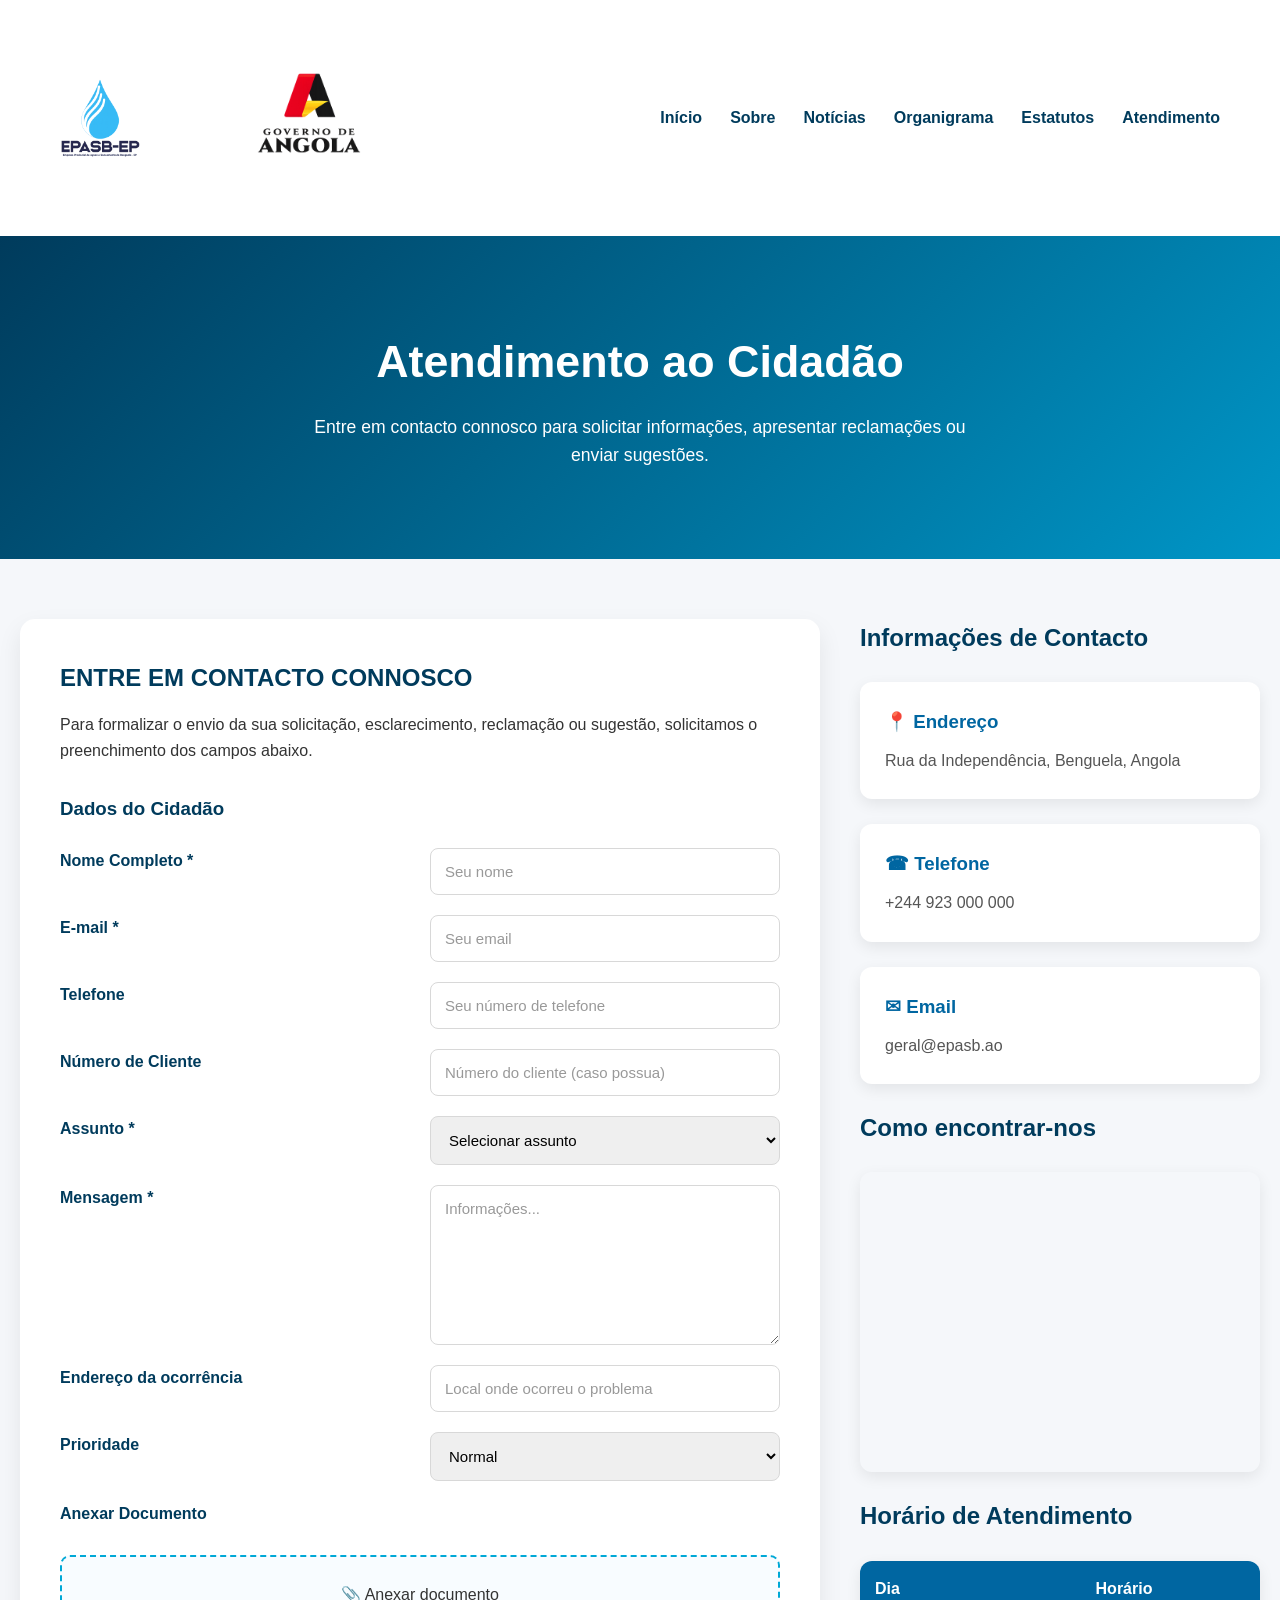
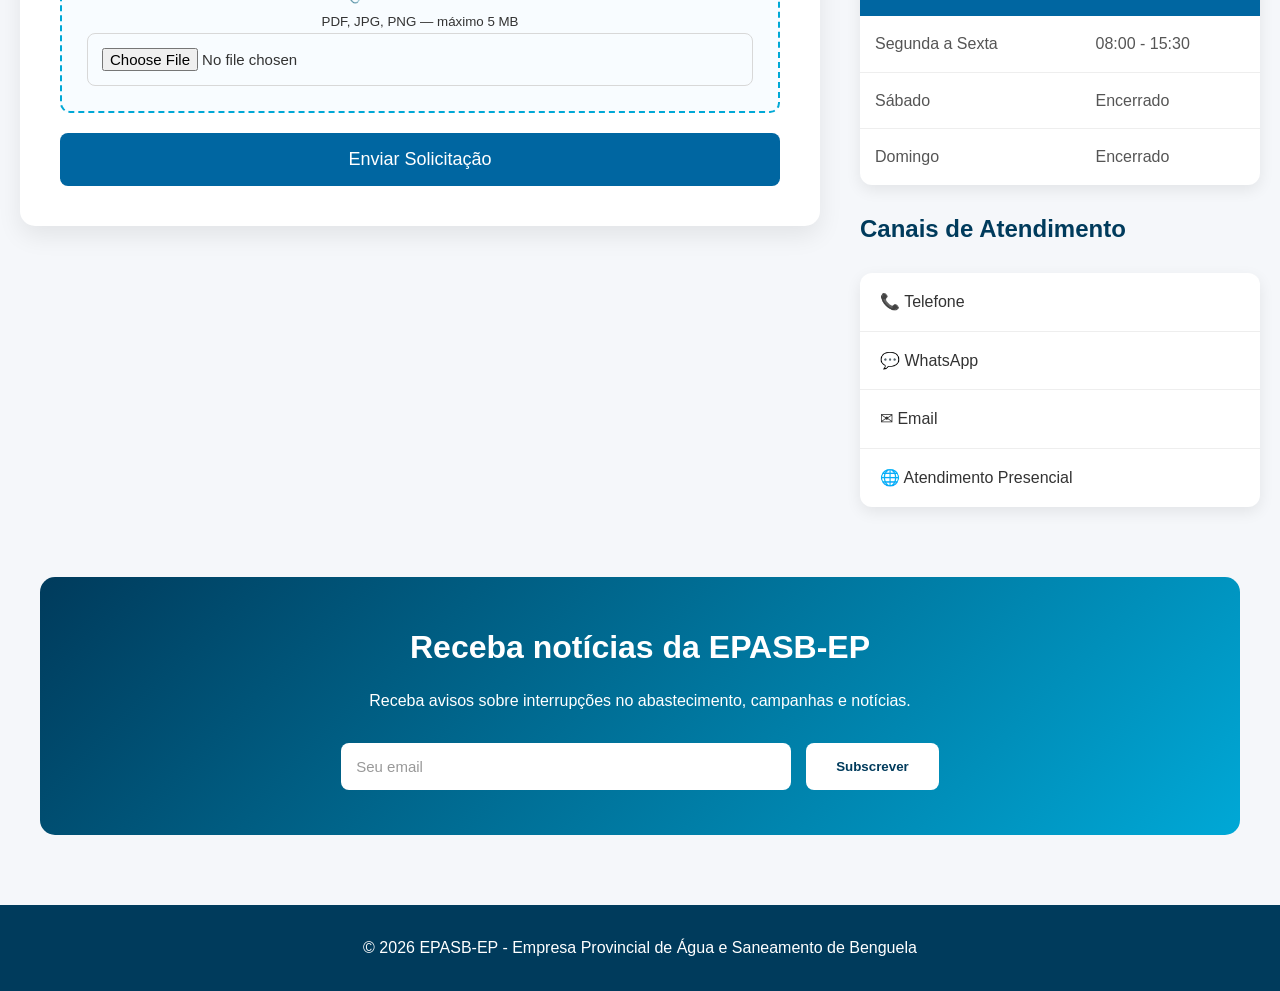
<file: atendimento.html>
<!DOCTYPE html>
<html lang="pt-AO">

<head>
    <meta charset="UTF-8">
    <meta name="viewport" content="width=device-width, initial-scale=1.0">

    <title>Atendimento ao Cidadão | EPASB-EP</title>

    <link rel="stylesheet" href="assets/styles.css">
    <link rel="stylesheet" href="assets/atendimento.css">

</head>


<body>

<!-- CABEÇALHO -->

<header class="header">


<div class="logo-area">

<img src="images/logo-epasb.jpg" alt="Logo EPASB-EP">

<img src="images/logo-gov.jpg" alt="Logo Governo de Angola" style="width:300px;">

</div>

<nav id="navigation">


<a href="index.html">Início</a>

<a href="sobre.html">Sobre</a>

<a href="noticias.html">Notícias</a>

<a href="organigrama.html">Organigrama</a>

<a href="estatutos.html">Estatutos</a>

<a href="atendimento.html">Atendimento</a>


</nav>


</header>
<!-- HERO -->

<section class="page-header">

    <h2>Atendimento ao Cidadão</h2>

    <p>
        Entre em contacto connosco para solicitar informações,
        apresentar reclamações ou enviar sugestões.
    </p>

</section>

<main>

<!-- FORMULÁRIO -->

<section class="contact-container">


<div class="form-area">


<h2>ENTRE EM CONTACTO CONNOSCO</h2>


<p>
Para formalizar o envio da sua solicitação, esclarecimento,
reclamação ou sugestão, solicitamos o preenchimento dos campos abaixo.
</p>

<form>


<h3>Dados do Cidadão</h3>

<label>
Nome Completo *
</label>

<input 
type="text"
placeholder="Seu nome"
required>

<label>
E-mail *
</label>

<input 
type="email"
placeholder="Seu email"
required>


<label>
Telefone
</label>

<input 
type="tel"
placeholder="Seu número de telefone">

<label>
Número de Cliente
</label>

<input 
type="text"
placeholder="Número do cliente (caso possua)">

<label>
Assunto *
</label>


<select required>

<option value="">
Selecionar assunto
</option>

<option>
Reclamação
</option>

<option>
Sugestão
</option>

<option>
Pedido de Informação
</option>

<option>
Ligação Nova
</option>

<option>
Fatura
</option>

<option>
Denúncia
</option>

<option>
Comunicação de fuga de água
</option>

<option>
Comunicação de avaria
</option>

<option>
Outro
</option>

</select>

<label>
Mensagem *
</label>

<textarea 
rows="6"
placeholder="Informações..."
required></textarea>

<label>
Endereço da ocorrência
</label>

<input 
type="text"
placeholder="Local onde ocorreu o problema">

<label>
Prioridade
</label>

<select>

<option>
Normal
</option>

<option>
Urgente
</option>

<option>
Emergência
</option>

</select>

<label>
Anexar Documento
</label>

<div class="upload-box">

📎 Anexar documento
<br>

<small>
PDF, JPG, PNG — máximo 5 MB
</small>


<input 
type="file"
accept=".pdf,.jpg,.jpeg,.png">

</div>

<button class="send-btn">

Enviar Solicitação

</button>

</form>

</div>

<!-- CONTACTOS -->

<div class="info-area">


<h2>Informações de Contacto</h2>

<div class="info-card">

<h3>📍 Endereço</h3>

<p>
Rua da Independência,
Benguela, Angola
</p>

</div>

<div class="info-card">

<h3>☎ Telefone</h3>

<p>
+244 923 000 000
</p>

</div>

<div class="info-card">

<h3>✉ Email</h3>

<p>
geral@epasb.ao
</p>

</div>

<h2>Como encontrar-nos</h2>

<iframe

src="https://maps.google.com/maps?q=Benguela%20Angola&t=&z=13&ie=UTF8&iwloc=&output=embed"

loading="lazy">

</iframe>

<h2>Horário de Atendimento</h2>

<table>

<tr>

<th>Dia</th>
<th>Horário</th>

</tr>


<tr>

<td>Segunda a Sexta</td>
<td>08:00 - 15:30</td>

</tr>


<tr>

<td>Sábado</td>
<td>Encerrado</td>

</tr>


<tr>

<td>Domingo</td>
<td>Encerrado</td>

</tr>

</table>

<h2>Canais de Atendimento</h2>


<ul class="channels">


<li>📞 Telefone</li>

<li>💬 WhatsApp</li>

<li>✉ Email</li>

<li>🌐 Atendimento Presencial</li>


</ul>


</div>


</section>


<!-- NEWSLETTER -->


<section class="newsletter">


<h2>
Receba notícias da EPASB-EP
</h2>


<p>

Receba avisos sobre interrupções no abastecimento,
campanhas e notícias.

</p>

<form>

<input 
type="email"
placeholder="Seu email">

<button>

Subscrever

</button>

</form>

</section>

</main>

<!-- RODAPÉ -->

<footer>

<p>
© <span id="currentyear"></span>
EPASB-EP - Empresa Provincial de Água e Saneamento de Benguela
</p>


</footer>

<script src="assets/main.js"></script>

</body>

</html>
</file>
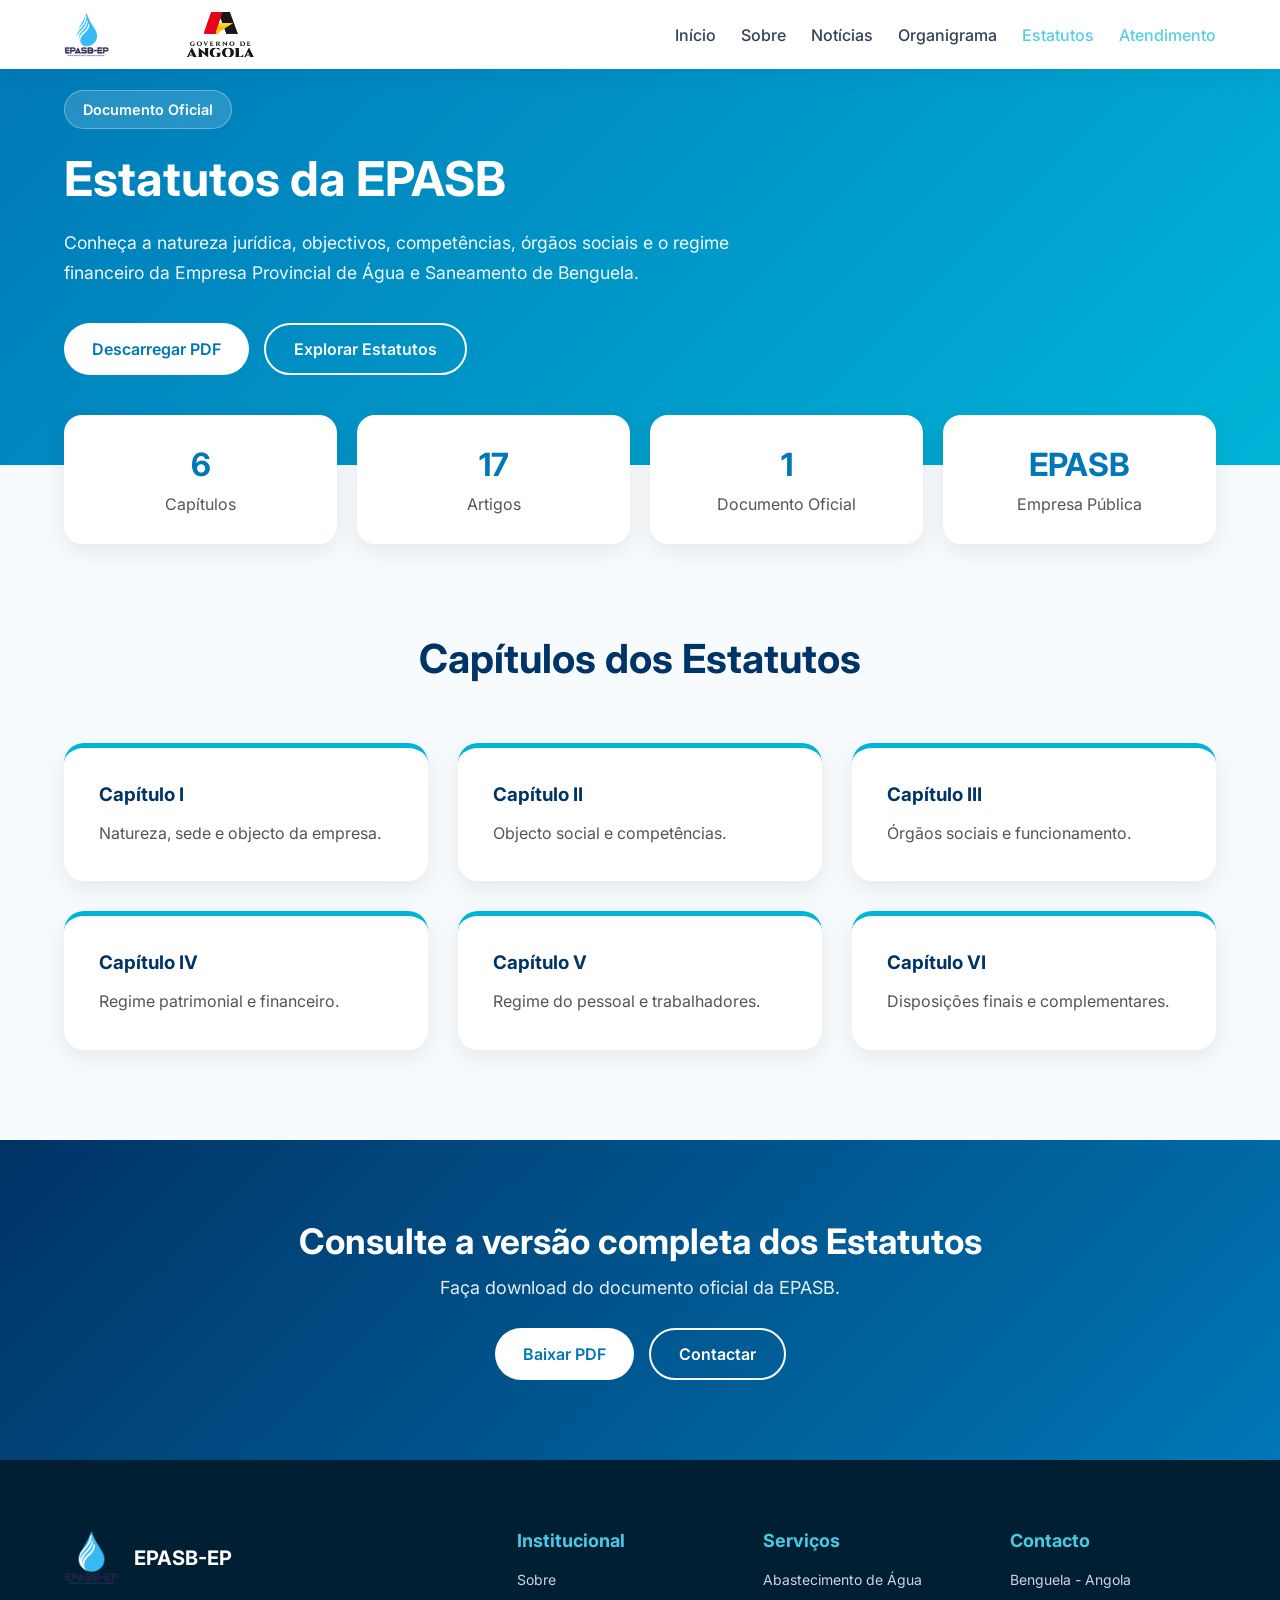
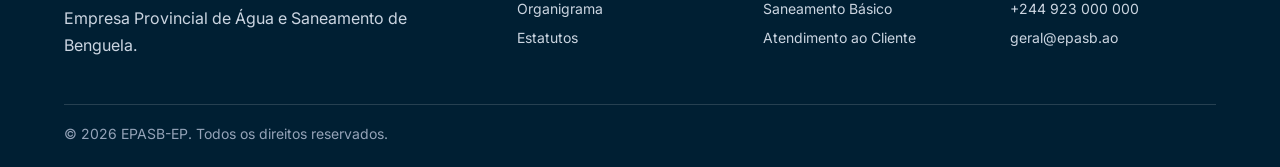
<file: estatutos.html>
<!DOCTYPE html>
<html lang="pt">
<head>

<meta charset="UTF-8">
<meta name="viewport" content="width=device-width, initial-scale=1.0">

<title>Estatutos | EPASB-EP</title>

<meta name="description"
content="Estatutos da Empresa Provincial de Água e Saneamento de Benguela.">

<link rel="stylesheet" href="assets/styles.css">
<link rel="stylesheet" href="assets/estatutos.css">

<link href="https://fonts.googleapis.com/css2?family=Inter:wght@300;400;500;600;700;800&display=swap"
rel="stylesheet">

</head>


<body>

<!-- HEADER -->
<header class="header">

<div class="container header-inner">

<a href="index.html" class="logo">

<img src="images/logo-epasb.jpg" alt="EPASB">
<img src="images/logo-gov.jpg" alt="Governo de Angola" style="width:200px;"> 

</a>

<nav class="nav">

<a href="index.html">Início</a>

<a href="sobre.html">Sobre</a>

<a href="noticias.html">Notícias</a>

<a href="organigrama.html">Organigrama</a>

<a href="estatutos.html" class="active">Estatutos</a>

<a href="atendimento.html " class="active">Atendimento</a>

</nav>

</div>

</header>

<!-- HERO -->
<section class="hero-estatutos">

<div class="container">

<span class="hero-badge">
Documento Oficial
</span>

<h1>
Estatutos da EPASB
</h1>

<p>
Conheça a natureza jurídica, objectivos,
competências, órgãos sociais e o regime
financeiro da Empresa Provincial de Água
e Saneamento de Benguela.
</p>

<div class="hero-buttons">

<a href="documentos/estatutos-epasb.pdf"
class="btn primary"
download>

Descarregar PDF

</a>

<a href="#capitulos"
class="btn outline">

Explorar Estatutos

</a>

</div>

</div>

</section>

<!-- ESTATÍSTICAS -->
<section class="estatutos-stats">

<div class="container">

<div class="stats-grid">

<div class="stat-card">

<h3>6</h3>

<p>
Capítulos
</p>

</div>

<div class="stat-card">

<h3>17</h3>

<p>
Artigos
</p>

</div>

<div class="stat-card">

<h3>1</h3>

<p>
Documento Oficial
</p>

</div>

<div class="stat-card">

<h3>EPASB</h3>

<p>
Empresa Pública
</p>

</div>


</div>

</div>

</section>

<!-- CAPÍTULOS -->
<section class="section" id="capitulos">

<div class="container">

<h2 class="section-title">
Capítulos dos Estatutos
</h2>

<div class="grid">

<div class="card">

<h3>
Capítulo I
</h3>

<p>
Natureza, sede e objecto da empresa.
</p>

</div>

<div class="card">

<h3>
Capítulo II
</h3>

<p>
Objecto social e competências.
</p>

</div>

<div class="card">

<h3>
Capítulo III
</h3>

<p>
Órgãos sociais e funcionamento.
</p>

</div>

<div class="card">

<h3>
Capítulo IV
</h3>

<p>
Regime patrimonial e financeiro.
</p>

</div>

<div class="card">

<h3>
Capítulo V
</h3>

<p>
Regime do pessoal e trabalhadores.
</p>

</div>

<div class="card">

<h3>
Capítulo VI
</h3>

<p>
Disposições finais e complementares.
</p>

</div>

</div>

</div>

</section>

<!-- CTA -->
<section class="cta">

<div class="container">

<h2>
Consulte a versão completa dos Estatutos
</h2>

<p>
Faça download do documento oficial da EPASB.
</p>

<div class="cta-buttons">

<a href="documentos/estatutos-epasb.pdf"
class="btn primary"
download>

Baixar PDF

</a>

<a href="atendimento.html"
class="btn outline">

Contactar

</a>

</div>

</div>

</section>

<!-- RODAPÉ -->
<footer class="site-footer">

<div class="container">

<div class="footer-grid">

<div>

<div class="footer-brand">

<img src="images/logo-epasb.jpg"
alt="Logo EPASB">

<strong>
EPASB-EP
</strong>

</div>

<p class="footer-about">

Empresa Provincial de Água e Saneamento de Benguela.

</p>

</div>

<div>

<h3>
Institucional
</h3>


<ul>

<li>
<a href="sobre.html">
Sobre
</a>
</li>


<li>
<a href="organigrama.html">
Organigrama
</a>
</li>

<li>
<a href="estatutos.html">
Estatutos
</a>
</li>


</ul>


</div>

<div>

<h3>
Serviços
</h3>

<ul>

<li>
Abastecimento de Água
</li>

<li>
Saneamento Básico
</li>

<li>
Atendimento ao Cliente
</li>


</ul>

</div>

<div>

<h3>
Contacto
</h3>

<ul>

<li>
Benguela - Angola
</li>

<li>
+244 923 000 000
</li>

<li>
geral@epasb.ao
</li>

</ul>

</div>

</div>

<div class="footer-bottom">


<p>

© 2026 EPASB-EP. Todos os direitos reservados.

</p>

</div>

</div>

</footer>

</body>
</html>
</file>
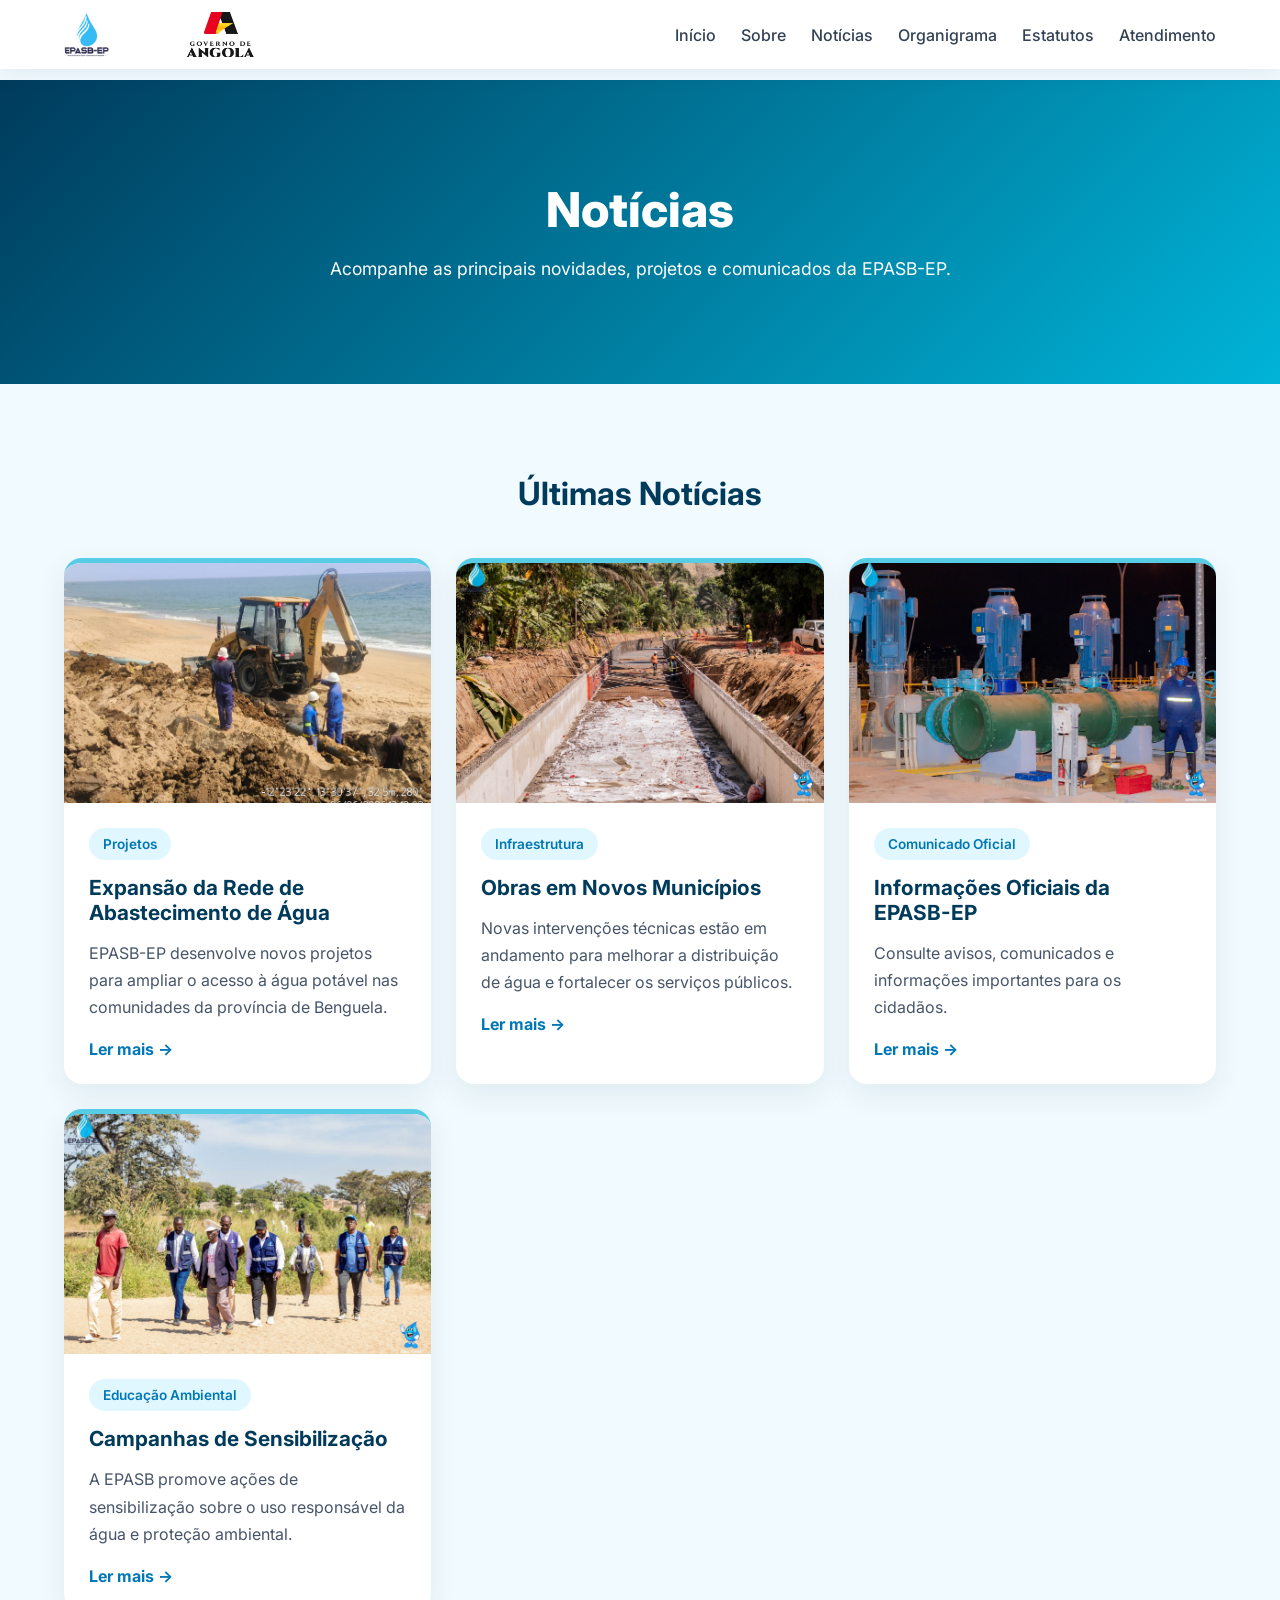
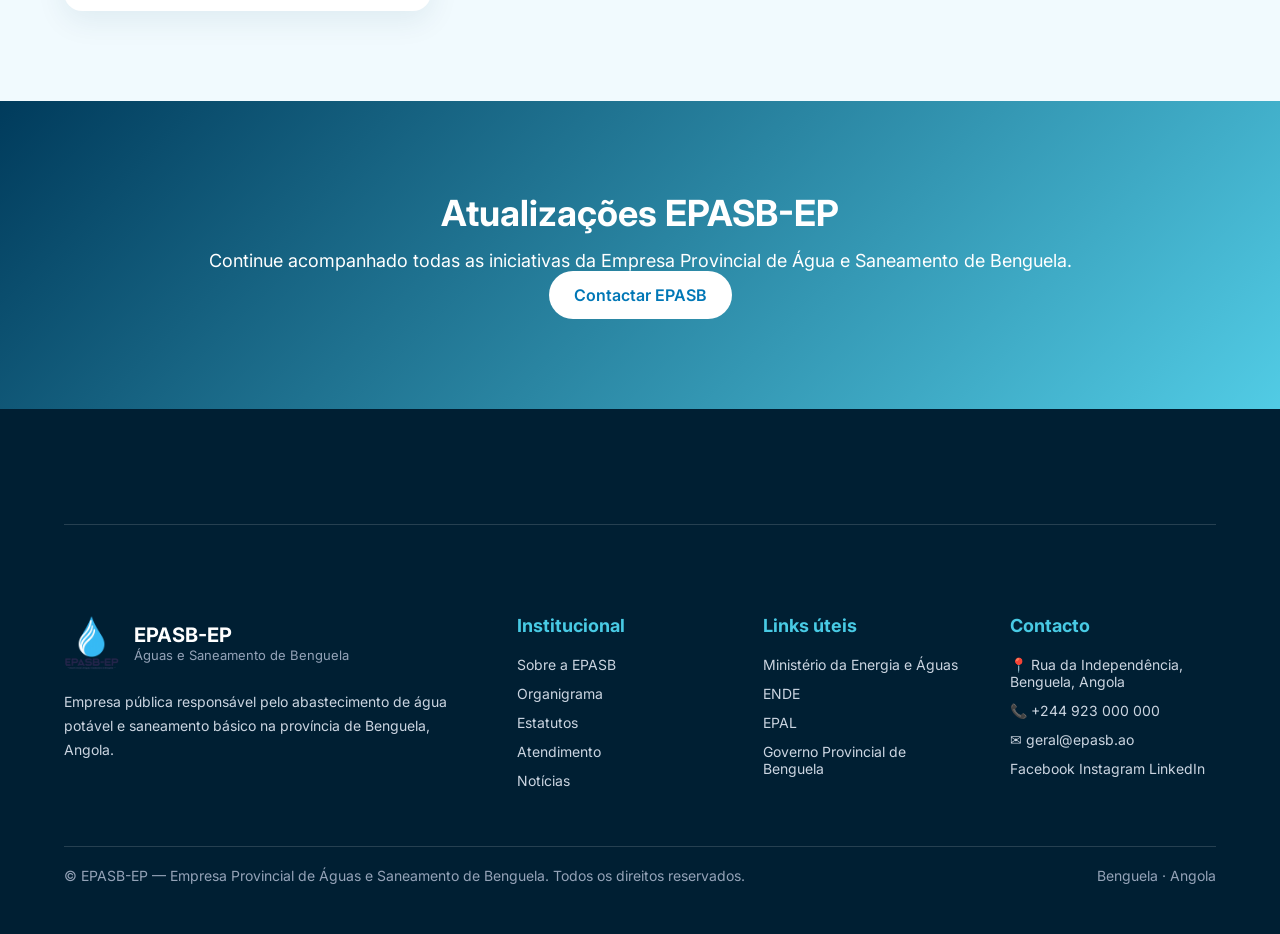
<file: noticias.html>
<!doctype html>
<html lang="pt">
<head>
<meta charset="utf-8">
<meta name="viewport" content="width=device-width,initial-scale=1">
<title>Notícias | EPASB-EP</title>
<meta name="description" content="Notícias, comunicados e atualizações da Empresa Provincial de Água e Saneamento de Benguela.">
<link rel="icon" href="images/logo-epasb.jpg">

<link rel="stylesheet" href="assets/styles.css">

<link rel="stylesheet" href="assets/noticias.css">
<link href="https://fonts.googleapis.com/css2?family=Inter:wght@400;500;600;700;800&display=swap" rel="stylesheet">
</head>
<body>
<header class="header">
<div class="container header-inner">
<div class="logo">
<img src="images/logo-epasb.jpg" alt="EPASB-EP">
<img src="images/logo-gov.jpg" alt="Governo de Angola" style="width:200px;">

</div>
<nav class="nav">
<a href="index.html">Início</a>
<a href="sobre.html">Sobre</a>
<a href="noticias.html">Notícias</a>
<a href="organigrama.html">Organigrama</a>
<a href="estatutos.html">Estatutos</a>
<a href="atendimento.html">Atendimento</a>
</nav>

</a>
</div>
</header>
<section class="page-hero">
<div class="container">
<h1>Notícias</h1>
<p>
Acompanhe as principais novidades, projetos e comunicados da EPASB-EP.
</p>
</div>
</section>
<section class="section">
<div class="container">
<h2 class="section-title">
Últimas Notícias
</h2>
<div class="grid">
<div class="card news-card">
<img src="images/noticia-rede.jpg" alt="Expansão da rede de água">
<div class="news-content">
<span>Projetos</span>
<h3>
Expansão da Rede de Abastecimento de Água
</h3>
<p>
EPASB-EP desenvolve novos projetos para ampliar o acesso à água potável nas comunidades da província de Benguela.
</p>
<a href="#" class="read-more">
Ler mais →
</a>
</div>
</div>
<div class="card news-card">
<img src="images/noticia-obras.jpg" alt="Obras EPASB">
<div class="news-content">
<span>Infraestrutura</span>
<h3>
Obras em Novos Municípios
</h3>
<p>
Novas intervenções técnicas estão em andamento para melhorar a distribuição de água e fortalecer os serviços públicos.
</p>
<a href="#" class="read-more">
Ler mais →
</a>
</div>
</div>
<div class="card news-card">
<img src="images/noticia-comunicado.jpg" alt="Comunicados oficiais">
<div class="news-content">
<span>Comunicado Oficial</span>
<h3>
Informações Oficiais da EPASB-EP
</h3>
<p>
Consulte avisos, comunicados e informações importantes para os cidadãos.
</p>
<a href="#" class="read-more">
Ler mais →
</a>
</div>
</div>
<div class="card news-card">
<img src="images/noticia-campanha.jpg" alt="Campanhas de sensibilização">
<div class="news-content">
<span>Educação Ambiental</span>
<h3>
Campanhas de Sensibilização
</h3>
<p>
A EPASB promove ações de sensibilização sobre o uso responsável da água e proteção ambiental.
</p>
<a href="#" class="read-more">
Ler mais →
</a>
</div>
</div>
</div>
</div>
</section>
<section class="cta">
<div class="container">
<h2>
Atualizações EPASB-EP
</h2>
<p>
Continue acompanhado todas as iniciativas da Empresa Provincial de Água e Saneamento de Benguela.
</p>
<a href="index.html#atendimento" class="btn primary">
Contactar EPASB
</a>
</div>
</section>
<footer class="site-footer">
<div class="container footer-bottom">

<footer class="site-footer">
    <div class="footer-inner">

        <div class="footer-grid">

            <div>
                <div class="footer-brand">
                    <img src="images/logo-epasb.jpg" alt="EPASB-EP">

                    <div>
                        <strong>EPASB-EP</strong>
                        <p>Águas e Saneamento de Benguela</p>
                    </div>
                </div>

                <p class="footer-about">
                    Empresa pública responsável pelo abastecimento de água potável e saneamento básico na província de Benguela, Angola.
                </p>
            </div>

            <div>
                <h3>Institucional</h3>

                <ul>
                    <li><a href="sobre.html">Sobre a EPASB</a></li>
                    <li><a href="organigrama.html">Organigrama</a></li>
                    <li><a href="estatutos.html">Estatutos</a></li>
                    <li><a href="atendimento.html">Atendimento</a></li>
                    <li><a href="noticias.html">Notícias</a></li>
                </ul>
            </div>

            <div>
                <h3>Links úteis</h3>

                <ul>
                    <li>
                        <a href="https://www.minea.gov.ao" target="_blank">
                            Ministério da Energia e Águas
                        </a>
                    </li>

                    <li>
                        <a href="https://www.ende.co.ao" target="_blank">
                            ENDE
                        </a>
                    </li>

                    <li>
                        <a href="https://www.epal.co.ao" target="_blank">
                            EPAL
                        </a>
                    </li>

                    <li>
                        <a href="https://www.benguela.gov.ao" target="_blank">
                            Governo Provincial de Benguela
                        </a>
                    </li>
                </ul>
            </div>

            <div>
                <h3>Contacto</h3>

                <ul>
                    <li>📍 Rua da Independência, Benguela, Angola</li>
                    <li>
                        <a href="tel:+244923000000">
                            📞 +244 923 000 000
                        </a>
                    </li>
                    <li>
                        <a href="mailto:geral@epasb.ao">
                            ✉ geral@epasb.ao
                        </a>
                    </li>
                </ul>

                <div class="social-row">
                    <a href="https://facebook.com" target="_blank">Facebook</a>
                    <a href="https://instagram.com" target="_blank">Instagram</a>
                    <a href="https://linkedin.com" target="_blank">LinkedIn</a>
                </div>
            </div>

        </div>

        <div class="footer-bottom">
            <p>
                © <span id="year"></span> EPASB-EP — Empresa Provincial de Águas e Saneamento de Benguela.
                Todos os direitos reservados.
            </p>

            <p>Benguela · Angola</p>
        </div>

    </div>
</footer>
</file>
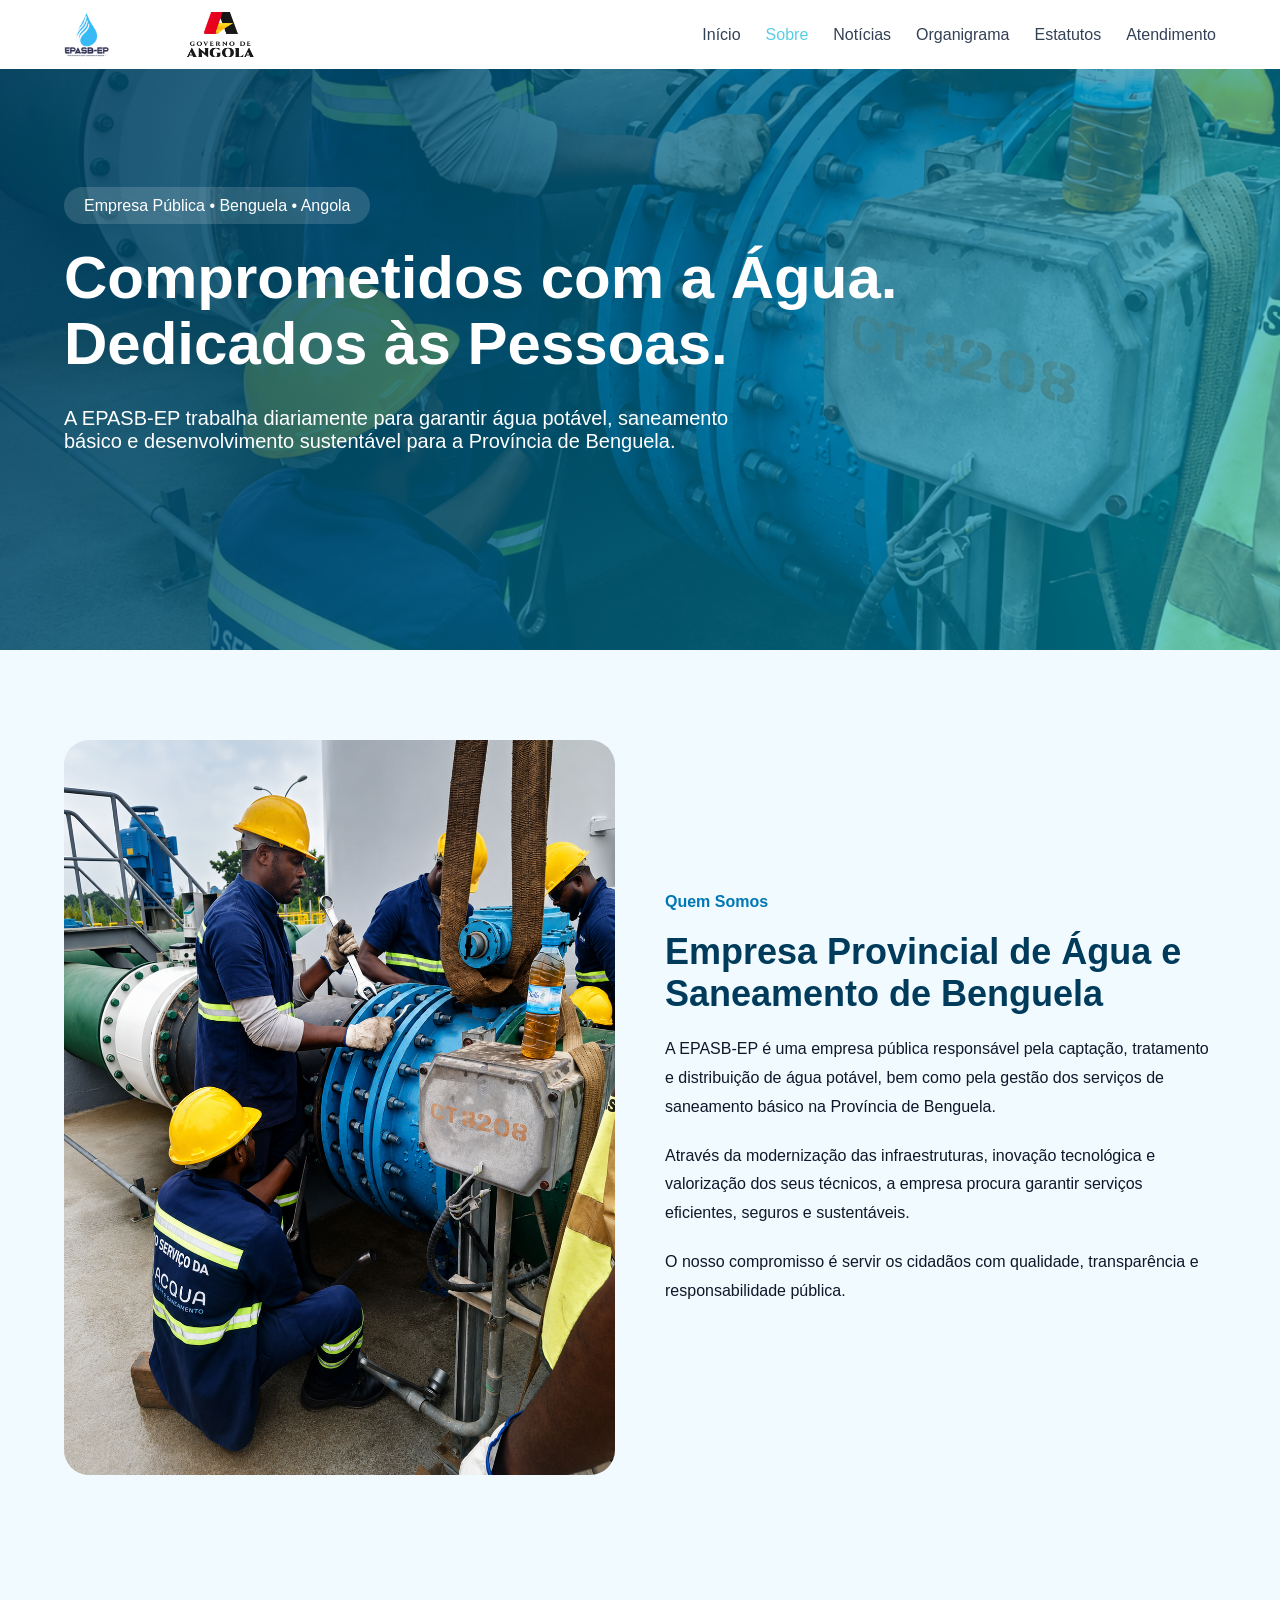
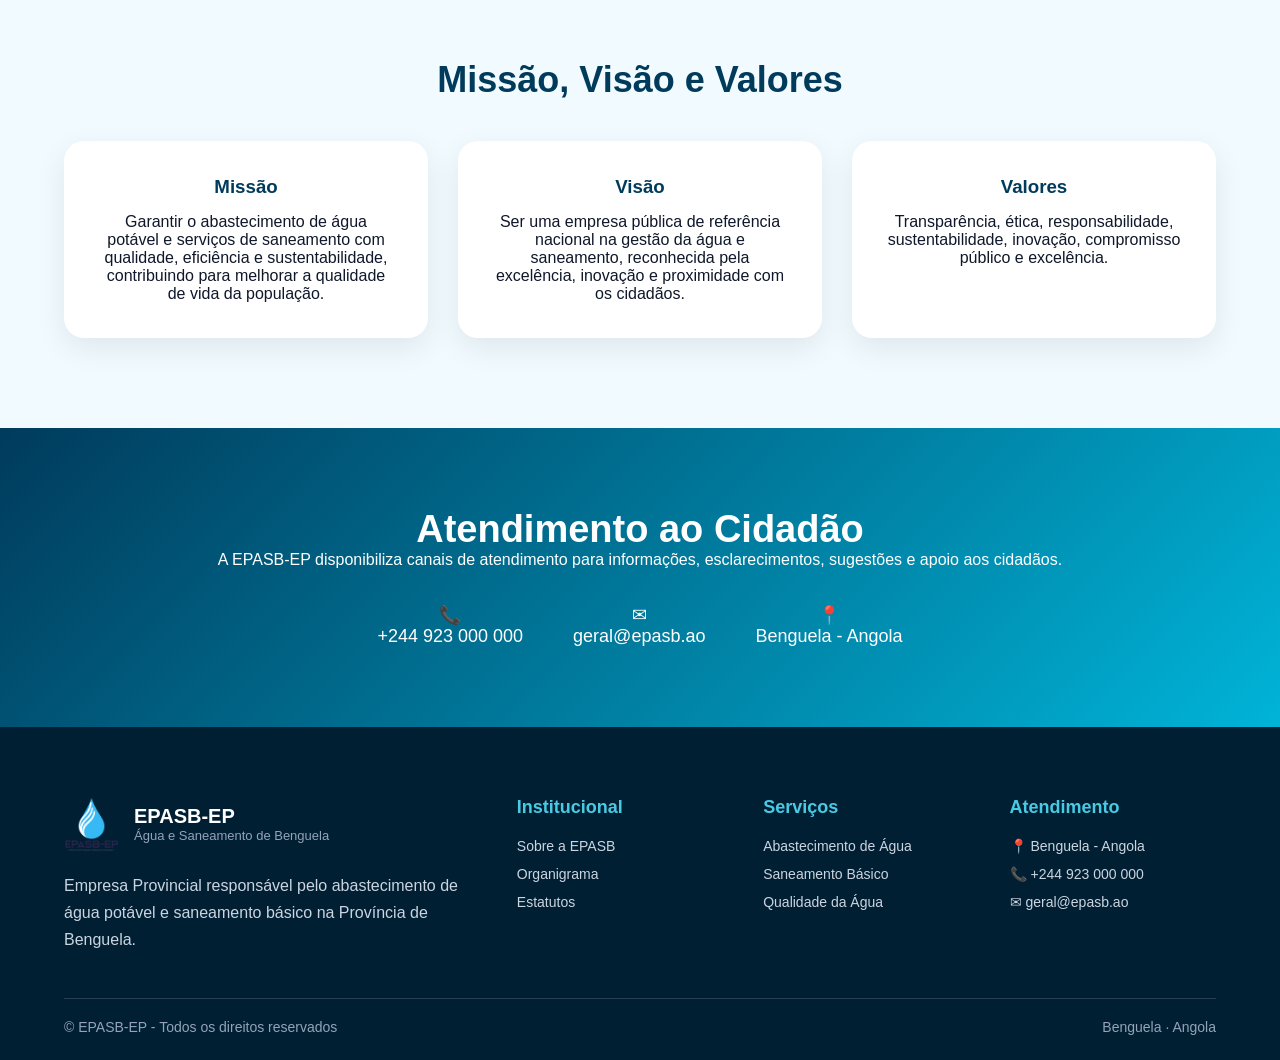
<file: sobre.html>
<!doctype html>
<html lang="pt">

<head>

<meta charset="utf-8">

<meta name="viewport" content="width=device-width, initial-scale=1">

<title>Sobre a EPASB-EP | Água e Saneamento de Benguela</title>

<meta name="description" content="Conheça a história, missão, visão, valores e compromisso da EPASB-EP">

<link rel="icon" href="images/logo-epasb.jpg">


<!-- CSS PRINCIPAL -->
<link rel="stylesheet" href="assets/styles.css">


<!-- CSS DA PÁGINA SOBRE -->
<link rel="stylesheet" href="assets/sobre.css">

</head>

<body>

<!-- ================= HEADER ================= -->
<header class="header">

<div class="container header-inner">

<div class="logo">

<img src="images/logo-epasb.jpg" alt="EPASB-EP">

<img src="images/logo-gov.jpg" alt="Governo de Angola" style="width:200px;">


</div>

<nav class="nav">

<a href="index.html">Início</a>

<a href="sobre.html" class="active">Sobre</a>

<a href="noticias.html">Notícias</a>

<a href="organigrama.html">Organigrama</a>

<a href="estatutos.html">Estatutos</a>

<a href="atendimento.html">Atendimento</a>

</nav>

</div>

</header>

<!-- ================= HERO ================= -->
<section class="about-hero">

<div class="about-overlay"></div>

<div class="container about-hero-content">

<span class="about-badge">

Empresa Pública • Benguela • Angola

</span>

<h1>

Comprometidos com a Água.
<br>

Dedicados às Pessoas.

</h1>

<p>

A EPASB-EP trabalha diariamente para garantir
água potável, saneamento básico e desenvolvimento
sustentável para a Província de Benguela.

</p>

</div>

</section>

<!-- ================= QUEM SOMOS ================= -->

<section class="about-section">

<div class="container about-grid">

<div class="about-image">

<img src="images/about-water.jpg" alt="Sistema de abastecimento de água EPASB">

</div>

<div class="about-text">

<span class="about-tag">

Quem Somos

</span>

<h2>

Empresa Provincial de Água e Saneamento de Benguela

</h2>

<p>

A EPASB-EP é uma empresa pública responsável pela
captação, tratamento e distribuição de água potável,
bem como pela gestão dos serviços de saneamento básico
na Província de Benguela.

</p>

<p>

Através da modernização das infraestruturas,
inovação tecnológica e valorização dos seus técnicos,
a empresa procura garantir serviços eficientes,
seguros e sustentáveis.

</p>

<p>

O nosso compromisso é servir os cidadãos com
qualidade, transparência e responsabilidade pública.

</p>

</div>

</div>

</section>

<!-- ================= MISSAO VISAO VALORES ================= -->
<section class="about-section about-background">

<div class="container">

<h2 class="about-title">

Missão, Visão e Valores

</h2>
<div class="about-cards">

<div class="about-card">

<h3>

Missão

</h3>
<p>

Garantir o abastecimento de água potável e serviços
de saneamento com qualidade, eficiência e
sustentabilidade, contribuindo para melhorar
a qualidade de vida da população.

</p>

</div>

<div class="about-card">


<h3>

Visão

</h3>

<p>

Ser uma empresa pública de referência nacional na
gestão da água e saneamento, reconhecida pela
excelência, inovação e proximidade com os cidadãos.

</p>

</div>

<div class="about-card">

<h3>

Valores

</h3>

<p>

Transparência, ética, responsabilidade,
sustentabilidade, inovação, compromisso público
e excelência.

</p>

</div>

</div>

</div>

</section>

<!-- ================= ATENDIMENTO ================= -->

<section class="about-citizen" id="atendimento">

<div class="container">

<h2>

Atendimento ao Cidadão

</h2>

<p>

A EPASB-EP disponibiliza canais de atendimento para
informações, esclarecimentos, sugestões e apoio aos cidadãos.

</p>

<div class="about-contact">

<div>

📞

<br>

+244 923 000 000

</div>

<div>

✉

<br>

geral@epasb.ao

</div>

<div>

📍

<br>

Benguela - Angola

</div>

</div>

</div>

</section>

<!-- ================= FOOTER ================= -->

<footer class="site-footer">

<div class="container footer-inner">

<div class="footer-grid">

<div>

<div class="footer-brand">

<img src="images/logo-epasb.jpg" alt="EPASB-EP">

<div>

<strong>

EPASB-EP

</strong>

<p>

Água e Saneamento de Benguela

</p>

</div>

</div>

<p class="footer-about">

Empresa Provincial responsável pelo abastecimento
de água potável e saneamento básico na Província
de Benguela.

</p>

</div>

<div>

<h3>

Institucional

</h3>

<ul>

<li>
<a href="sobre.html">
Sobre a EPASB
</a>
</li>

<li>
<a href="organigrama.html">
Organigrama
</a>
</li>

<li>
<a href="estatutos.html">
Estatutos
</a>
</li>

</ul>

</div>

<div>

<h3>

Serviços

</h3>

<ul>

<li>
Abastecimento de Água
</li>

<li>
Saneamento Básico
</li>

<li>
Qualidade da Água
</li>

</ul>

</div>

<div>


<h3>

Atendimento

</h3>

<ul>


<li>
📍 Benguela - Angola
</li>

<li>
📞 +244 923 000 000
</li>


<li>
✉ geral@epasb.ao
</li>

</ul>

</div>

</div>

<div class="footer-bottom">

<p>

© <span id="year"></span>
EPASB-EP - Todos os direitos reservados

</p>

<p>

Benguela · Angola

</p>

</div>

</div>

</footer>

<script src="assets/main.js"></script>

</body>
</html>
</file>
<file: assets/styles.css>
*{margin:0;padding:0;box-sizing:border-box;font-family:'Inter',sans-serif;}

:root{
--blue-dark:#003B5C;
--blue:#0077B6;
--water:#00b4d8a9;
--light:#F1FAFE;
--text:#0F172A;
--white:#fff;
}

body{background:var(--light);color:var(--text);}

.container{width:90%;max-width:1200px;margin:auto;}

/* HEADER */


.header{
background:#fff;
position:fixed;
top:0;
left:0;
width:100%;
z-index:1000;
box-shadow:0 4px 20px rgba(0,59,92,.08);
}

.header-inner{
display:flex;
align-items:center;
justify-content:space-between;
padding:12px 0;
}

.logo{
display:flex;
align-items:center;
gap:12px;
font-size:20px;
font-weight:700;
color:var(--blue-dark);
}

.logo img{
width:45px;
height:45px;
border-radius:8px;
object-fit:cover;
}

.nav{
display:flex;
gap:25px;
}

.nav a{
text-decoration:none;
color:#334155;
font-weight:500;
transition:.3s;
}

.nav a:hover,.nav a.active{color:var(--water);}


/* BOTÕES */

.btn-small{
padding:10px 18px;
background:var(--blue);
color:white;
border-radius:25px;
text-decoration:none;
font-weight:600;
font-size:14px;
}

.btn{
display:inline-block;
padding:14px 25px;
border-radius:30px;
text-decoration:none;
font-weight:600;
transition:.3s;
}

.btn:hover{transform:translateY(-3px);}

.primary{
background:var(--water);
color:white;
}

.outline{
border:2px solid white;
color:white;
}

.whatsapp{
background:#22c55e;
color:white;
}



/* HERO */

.hero{
height:100vh;
min-height:650px;
position:relative;
display:flex;
align-items:center;
overflow:hidden;
color:white;
}

.hero-bg{
position:absolute;
inset:0;
width:100%;
height:100%;
object-fit:cover;
}

.overlay{
position:absolute;
inset:0;
background:linear-gradient(120deg,rgba(0,59,92,.9),rgba(0,180,216,.45));
}

.hero-content{
position:relative;
z-index:2;
max-width:750px;
padding-top:70px;
}

.hero-badge{
display:inline-block;
padding:10px 20px;
background:rgba(255,255,255,.15);
border:1px solid rgba(255,255,255,.3);
border-radius:30px;
margin-bottom:25px;
backdrop-filter:blur(8px);
font-size:14px;
}

.hero h1{
font-size:clamp(2.5rem,5vw,4.5rem);
line-height:1.1;
font-weight:800;
}

.hero p{
margin-top:20px;
font-size:20px;
line-height:1.6;
max-width:650px;
}

.hero-buttons{
display:flex;
gap:15px;
margin-top:35px;
flex-wrap:wrap;
}



/* SEÇÕES */

.section{
padding:90px 0;
}

.section.light{
background:#fff;
}

.section-title{
text-align:center;
font-size:32px;
color:var(--blue-dark);
margin-bottom:45px;
}



/* CARDS */

.grid{
display:grid;
grid-template-columns:repeat(3,1fr);
gap:25px;
}

.card{
background:#fff;
padding:30px;
border-radius:18px;
border-top:5px solid var(--water);
box-shadow:0 10px 30px rgba(0,59,92,.08);
transition:.3s;
}

.card:hover{
transform:translateY(-8px);
}

.card h3{
color:var(--blue-dark);
margin-bottom:15px;
}

.card p{
color:#475569;
line-height:1.6;
}

.number-card h3{
font-size:45px;
color:var(--water);
}



/* MAPA */

.map{
width:100%;
height:420px;
border:0;
border-radius:20px;
}



/* CTA */

.cta{
background:linear-gradient(135deg,var(--blue-dark),var(--water));
color:white;
text-align:center;
padding:90px 0;
}

.cta h2{
font-size:36px;
margin-bottom:15px;
}

.cta p{
font-size:18px;
}

.cta-buttons{
display:flex;
justify-content:center;
gap:15px;
margin-top:30px;
flex-wrap:wrap;
}



/* FOOTER */

.site-footer{
background:#001F33;
color:white;
padding:70px 0 25px;
}

.footer-grid{
display:grid;
grid-template-columns:2fr 1fr 1fr 1fr;
gap:40px;
}

.footer-brand{
display:flex;
align-items:center;
gap:15px;
margin-bottom:20px;
}

.footer-brand img{
width:55px;
height:55px;
border-radius:10px;
object-fit:cover;
}

.footer-brand strong{
font-size:20px;
}

.footer-brand p{
font-size:13px;
color:#94a3b8;
}

.footer-about{
color:#cbd5e1;
line-height:1.7;
}

.site-footer h3{
color:#48CAE4;
margin-bottom:20px;
font-size:18px;
}

.site-footer ul{
list-style:none;
}

.site-footer li{
margin-bottom:12px;
color:#cbd5e1;
font-size:14px;
}

.site-footer a{
color:#cbd5e1;
text-decoration:none;
transition:.3s;
}

.site-footer a:hover{
color:#00B4D8;
}

.footer-bottom{
border-top:1px solid rgba(255,255,255,.15);
margin-top:45px;
padding-top:20px;
display:flex;
justify-content:space-between;
color:#94a3b8;
font-size:14px;
}



/* RESPONSIVO */

@media(max-width:768px){

.header-inner{
flex-direction:column;
gap:15px;
}

.nav{
display:none;
}

.hero{
height:90vh;
}

.hero h1{
font-size:34px;
}

.hero p{
font-size:16px;
}

.grid{
grid-template-columns:1fr;
}

.footer-grid{
grid-template-columns:1fr;
}

.footer-bottom{
flex-direction:column;
gap:10px;
text-align:center;
}

.section{
padding:60px 0;
}

}
</file>
<file: assets/atendimento.css>
/* ==========================================
   ATENDIMENTO AO CIDADÃO - EPASB
========================================== */

*{
    margin:0;
    padding:0;
    box-sizing:border-box;
}

body{
    font-family:Arial, Helvetica, sans-serif;
    background:#f5f7fa;
    color:#333;
    line-height:1.6;
}

/*=========================================
HEADER
=========================================*/

.header{

    display:flex;
    justify-content:space-between;
    align-items:center;

    padding:18px 60px;

    background:#fff;

    box-shadow:0 3px 12px rgba(0,0,0,.08);

    position:sticky;
    top:0;
    z-index:1000;

}

.logo-area{

    display:flex;
    align-items:center;
    gap:20px;

}

.logo-area img:first-child{

    width:80px;
    height:80px;
    object-fit:contain;

}

.logo-area img:last-child{

    width:220px;
    height:auto;

}

#navigation{

    display:flex;
    align-items:center;
    gap:28px;

}

#navigation a{

    text-decoration:none;
    color:#003B5C;
    font-weight:600;
    transition:.3s;

}

#navigation a:hover{

    color:#00A8D6;

}

/*=========================================
HERO
=========================================*/

.page-header{

    background:linear-gradient(135deg,#003B5C,#0096c7);

    color:#fff;

    text-align:center;

    padding:90px 20px;

}

.page-header h2{

    font-size:2.8rem;
    margin-bottom:15px;

}

.page-header p{

    max-width:700px;
    margin:auto;
    font-size:1.1rem;

}

/*=========================================
CONTAINER
=========================================*/

.contact-container{

    max-width:1400px;

    margin:60px auto;

    padding:0 20px;

    display:grid;

    grid-template-columns:2fr 1fr;

    gap:40px;

    align-items:start;

}

/*=========================================
FORMULÁRIO
=========================================*/

.form-area{

    background:#fff;

    padding:40px;

    border-radius:15px;

    box-shadow:0 10px 25px rgba(0,0,0,.08);

}

.form-area h2{

    color:#003B5C;
    margin-bottom:15px;

}

.form-area p{

    margin-bottom:30px;

}

form{

    display:grid;

    grid-template-columns:repeat(2,1fr);

    gap:20px;

}

form h3{

    grid-column:1/-1;

    color:#003B5C;

    margin-bottom:5px;

}

.form-group{

    display:flex;

    flex-direction:column;

}

.form-group.full{

    grid-column:1/-1;

}

label{

    margin-bottom:8px;

    font-weight:bold;

    color:#003B5C;

}

input,
select,
textarea{

    width:100%;

    padding:14px;

    border:1px solid #d8d8d8;

    border-radius:8px;

    font-size:15px;

    outline:none;

    transition:.3s;

}

input:focus,
select:focus,
textarea:focus{

    border-color:#0096c7;

    box-shadow:0 0 8px rgba(0,150,199,.2);

}

textarea{

    resize:vertical;

    min-height:160px;

}

.upload-box{

    grid-column:1/-1;

    border:2px dashed #00A8D6;

    border-radius:10px;

    padding:25px;

    text-align:center;

    background:#f8fcff;

}

.send-btn{

    grid-column:1/-1;

    background:#0066A1;

    color:#fff;

    border:none;

    padding:16px;

    font-size:18px;

    border-radius:8px;

    cursor:pointer;

    transition:.3s;

}

.send-btn:hover{

    background:#003B5C;

}

/*=========================================
INFORMAÇÕES
=========================================*/

.info-area{

    display:flex;

    flex-direction:column;

    gap:25px;

}

.info-area h2{

    color:#003B5C;

}

.info-card{

    background:#fff;

    padding:25px;

    border-radius:12px;

    box-shadow:0 5px 15px rgba(0,0,0,.08);

}

.info-card h3{

    margin-bottom:10px;

    color:#0066A1;

}

.info-card p{

    color:#555;

    line-height:1.7;

}

iframe{

    width:100%;

    height:300px;

    border:none;

    border-radius:12px;

    box-shadow:0 5px 15px rgba(0,0,0,.08);

}
/*=========================================
TABELA HORÁRIO
=========================================*/

table{

    width:100%;

    border-collapse:collapse;

    background:#fff;

    border-radius:12px;

    overflow:hidden;

    box-shadow:0 5px 15px rgba(0,0,0,.08);

}


table th{

    background:#0066A1;

    color:#fff;

    padding:15px;

    text-align:left;

}


table td{

    padding:15px;

    border-bottom:1px solid #eee;

    color:#555;

}


table tr:last-child td{

    border-bottom:none;

}


/*=========================================
CANAIS DE ATENDIMENTO
=========================================*/

.channels{

    list-style:none;

    padding:0;

    margin:0;

    background:#fff;

    border-radius:12px;

    overflow:hidden;

    box-shadow:0 5px 15px rgba(0,0,0,.08);

}


.channels li{

    padding:16px 20px;

    border-bottom:1px solid #eee;

    font-size:16px;

}


.channels li:last-child{

    border-bottom:none;

}


/*=========================================
NEWSLETTER
=========================================*/


.newsletter{

    max-width:1200px;

    margin:70px auto;

    padding:45px;

    text-align:center;

    background:linear-gradient(135deg,#003B5C,#00A8D6);

    color:white;

    border-radius:15px;

}


.newsletter h2{

    font-size:2rem;

    margin-bottom:15px;

}


.newsletter p{

    margin-bottom:30px;

}


.newsletter form{

    display:flex;

    justify-content:center;

    gap:15px;

}


.newsletter input{

    max-width:450px;

    padding:15px;

    border:none;

    border-radius:8px;

}


.newsletter button{

    padding:15px 30px;

    border:none;

    border-radius:8px;

    background:#fff;

    color:#003B5C;

    font-weight:bold;

    cursor:pointer;

    transition:.3s;

}


.newsletter button:hover{

    background:#003B5C;

    color:white;

}


/*=========================================
RODAPÉ
=========================================*/


footer{

    background:#003B5C;

    color:white;

    text-align:center;

    padding:30px 20px;

    margin-top:50px;

}


footer p{

    margin:0;

}



/*=========================================
RESPONSIVIDADE TABLET
=========================================*/


@media(max-width:1000px){


    .contact-container{

        grid-template-columns:1fr;

    }


    .header{

        padding:20px 30px;

    }


}



/*=========================================
RESPONSIVIDADE TELEMÓVEL
=========================================*/


@media(max-width:700px){


.header{


    flex-direction:column;

    gap:20px;

    padding:20px;

}



.logo-area{


    flex-direction:column;

}



.logo-area img:last-child{


    width:180px;

}



#navigation{


    flex-wrap:wrap;

    justify-content:center;

    gap:15px;

}



.page-header{


    padding:60px 20px;

}



.page-header h2{


    font-size:2rem;

}



.form-area{


    padding:25px;

}



form{


    grid-template-columns:1fr;

}



.newsletter{


    margin:40px 20px;

    padding:30px 20px;

}



.newsletter form{


    flex-direction:column;

}



.newsletter input,
.newsletter button{


    width:100%;

}



}


/*=========================================
MELHORIAS VISUAIS
=========================================*/

::placeholder{

    color:#999;

}


button{

    font-family:inherit;

}


a{

    transition:.3s;

}
</file>
<file: assets/estatutos.css>
/* =========================
   PÁGINA ESTATUTOS EPASB
========================= */

:root{
    --primary:#0077b6;
    --secondary:#00b4d8;
    --dark:#003366;
    --light:#f8fbfd;
    --white:#ffffff;
    --shadow:0 8px 25px rgba(0,0,0,.08);
}

body{
    background: var(--light);
}


/* =========================
   HERO
========================= */

.hero-estatutos{
    /* Compensa o header fixo */
.hero-estatutos{
    margin-top: 80px;
}
    background: linear-gradient(
        135deg,
        var(--primary),
        var(--secondary)
    );
    color: var(--white);
    padding: 90px 0;
}

.hero-badge{
    display:inline-block;
    background: rgba(255,255,255,.15);
    color:#fff;
    padding:10px 18px;
    border-radius:50px;
    margin-bottom:20px;
    font-size:.9rem;
    font-weight:600;
    backdrop-filter: blur(8px);
}

.hero-estatutos h1{
    font-size:3rem;
    margin-bottom:20px;
    color:#fff;
}

.hero-estatutos p{
    max-width:700px;
    font-size:1.1rem;
    line-height:1.7;
    opacity:.95;
}

.hero-buttons{
    display:flex;
    gap:15px;
    margin-top:35px;
    flex-wrap:wrap;
}

/* =========================
   BOTÕES
========================= */

.btn{
    display:inline-flex;
    align-items:center;
    justify-content:center;
    padding:14px 28px;
    border-radius:50px;
    text-decoration:none;
    font-weight:600;
    transition:.3s ease;
}

.btn.primary{
    background:#fff;
    color:var(--primary);
}

.btn.primary:hover{
    transform:translateY(-3px);
    box-shadow:var(--shadow);
}

.btn.outline{
    border:2px solid #fff;
    color:#fff;
}

.btn.outline:hover{
    background:#fff;
    color:var(--primary);
}

/* =========================
   ESTATÍSTICAS
========================= */

.estatutos-stats{
    margin-top:-50px;
    position:relative;
    z-index:10;
}

.stats-grid{
    display:grid;
    grid-template-columns:repeat(4,1fr);
    gap:20px;
}

.stat-card{
    background:#fff;
    border-radius:18px;
    padding:30px;
    text-align:center;
    box-shadow:var(--shadow);
}

.stat-card h3{
    color:var(--primary);
    font-size:2rem;
    margin-bottom:10px;
}

.stat-card p{
    color:#555;
    margin:0;
}

/* =========================
   SECÇÃO CAPÍTULOS
========================= */

.section{
    padding:90px 0;
}

.section-title{
    text-align:center;
    color:var(--dark);
    font-size:2.5rem;
    margin-bottom:60px;
}

.grid{
    display:grid;
    grid-template-columns:repeat(auto-fit,minmax(300px,1fr));
    gap:30px;
}

.card{
    background:#fff;
    border-radius:20px;
    padding:35px;
    box-shadow:var(--shadow);
    border-top:5px solid var(--secondary);
    transition:.3s ease;
}

.card:hover{
    transform:translateY(-8px);
}

.card h3{
    color:var(--dark);
    margin-bottom:15px;
}

.card p{
    color:#555;
    line-height:1.6;
}

/* =========================
   CTA
========================= */

.cta{
    background:linear-gradient(
        135deg,
        var(--dark),
        var(--primary)
    );
    color:#fff;
    text-align:center;
    padding:80px 0;
}

.cta h2{
    font-size:2.2rem;
    margin-bottom:15px;
}

.cta p{
    margin-bottom:30px;
    opacity:.9;
}

.cta-buttons{
    display:flex;
    justify-content:center;
    gap:15px;
    flex-wrap:wrap;
}

/* =========================
   RESPONSIVO
========================= */

@media (max-width: 900px){

    .stats-grid{
        grid-template-columns:repeat(2,1fr);
    }

    .hero-estatutos h1{
        font-size:2.3rem;
    }
}

@media (max-width: 600px){

    .stats-grid{
        grid-template-columns:1fr;
    }

    .hero-estatutos{
        text-align:center;
        padding:70px 0;
    }

    .hero-buttons{
        justify-content:center;
    }

    .section-title{
        font-size:2rem;
    }
}
</file>
<file: assets/noticias.css>
/* =========================
   HERO NOTÍCIAS
========================= */

.page-hero{
    margin-top:80px;
    padding:100px 0;
    background:linear-gradient(
        135deg,
        #003B5C,
        #00B4D8
    );
    color:white;
    text-align:center;
}

.page-hero h1{
    font-size:3rem;
    margin-bottom:15px;
    font-weight:800;
}

.page-hero p{
    max-width:700px;
    margin:auto;
    font-size:1.1rem;
    line-height:1.7;
}

/* =========================
   NOTÍCIAS
========================= */

.news-card{
    overflow:hidden;
    padding:0;
}

.news-card img{
    width:100%;
    height:240px;
    object-fit:cover;
    display:block;
}

.news-content{
    padding:25px;
}

.news-content span{
    display:inline-block;
    background:#e0f7ff;
    color:#0077B6;
    padding:8px 14px;
    border-radius:30px;
    font-size:.85rem;
    font-weight:600;
    margin-bottom:15px;
}

.news-content h3{
    color:#003B5C;
    margin-bottom:15px;
    font-size:1.3rem;
}

.news-content p{
    color:#475569;
    line-height:1.7;
    margin-bottom:18px;
}

.read-more{
    text-decoration:none;
    color:#0077B6;
    font-weight:700;
    transition:.3s;
}

.read-more:hover{
    color:#00B4D8;
}

/* =========================
   CTA
========================= */

.cta .btn.primary{
    background:white;
    color:#0077B6;
}

.cta .btn.primary:hover{
    transform:translateY(-3px);
}

/* =========================
   RESPONSIVO
========================= */


@media(max-width:768px){

    .page-hero{
        padding:80px 0;
    }

    .page-hero h1{
        font-size:2.2rem;
    }

    .news-card img{
        height:200px;
    }
}
</file>
<file: assets/sobre.css>
/* ==================================
  CSS EXCLUSIVO SOBRE EPASB
================================== */


.about-hero{

height:650px;

background:
url("../images/about-water.jpg");

background-size:cover;
background-position:center;

display:flex;
align-items:center;

position:relative;

color:white;

}

.about-overlay{

position:absolute;
inset:0;

background:
linear-gradient(
120deg,
rgba(0,59,92,.92),
rgba(0,180,216,.55)
);

}

.about-hero-content{

position:relative;
z-index:2;

}
.about-badge{

background:rgba(255,255,255,.15);

padding:10px 20px;

border-radius:30px;

}
.about-hero h1{

font-size:60px;

line-height:1.1;

margin:30px 0;

font-weight:800;

}

.about-hero p{

font-size:20px;

max-width:700px;

}

.about-section{

padding:90px 0;

}

.about-grid{

display:grid;

grid-template-columns:1fr 1fr;

gap:50px;

align-items:center;

}
.about-image img{

width:100%;

border-radius:25px;

}
.about-tag{

color:#0077B6;

font-weight:700;

}

.about-text h2{

font-size:36px;

color:#003B5C;

margin:20px 0;

}

.about-text p{

line-height:1.8;

margin-bottom:20px;

}

.about-background{

background:#F1FAFE;

}

.about-title{

text-align:center;

font-size:36px;

color:#003B5C;

margin-bottom:40px;

}
.about-cards{

display:grid;

grid-template-columns:repeat(3,1fr);

gap:30px;

}

.about-card{

background:white;

padding:35px;

border-radius:20px;

box-shadow:0 10px 30px rgba(0,0,0,.08);

text-align:center;

}

.about-card h3{

color:#003B5C;

margin-bottom:15px;

}
.about-citizen{

background:

linear-gradient(
135deg,
#003B5C,
#00B4D8
);

color:white;

padding:80px 0;

text-align:center;

}

.about-citizen h2{

font-size:38px;

}

.about-contact{

display:flex;

justify-content:center;

gap:50px;

margin-top:35px;

font-size:18px;

}

@media(max-width:900px){


.about-grid{

grid-template-columns:1fr;

}

.about-cards{

grid-template-columns:1fr;

}

.about-hero h1{

font-size:38px;

}
.about-contact{

flex-direction:column;

gap:20px;

}

}
</file>
